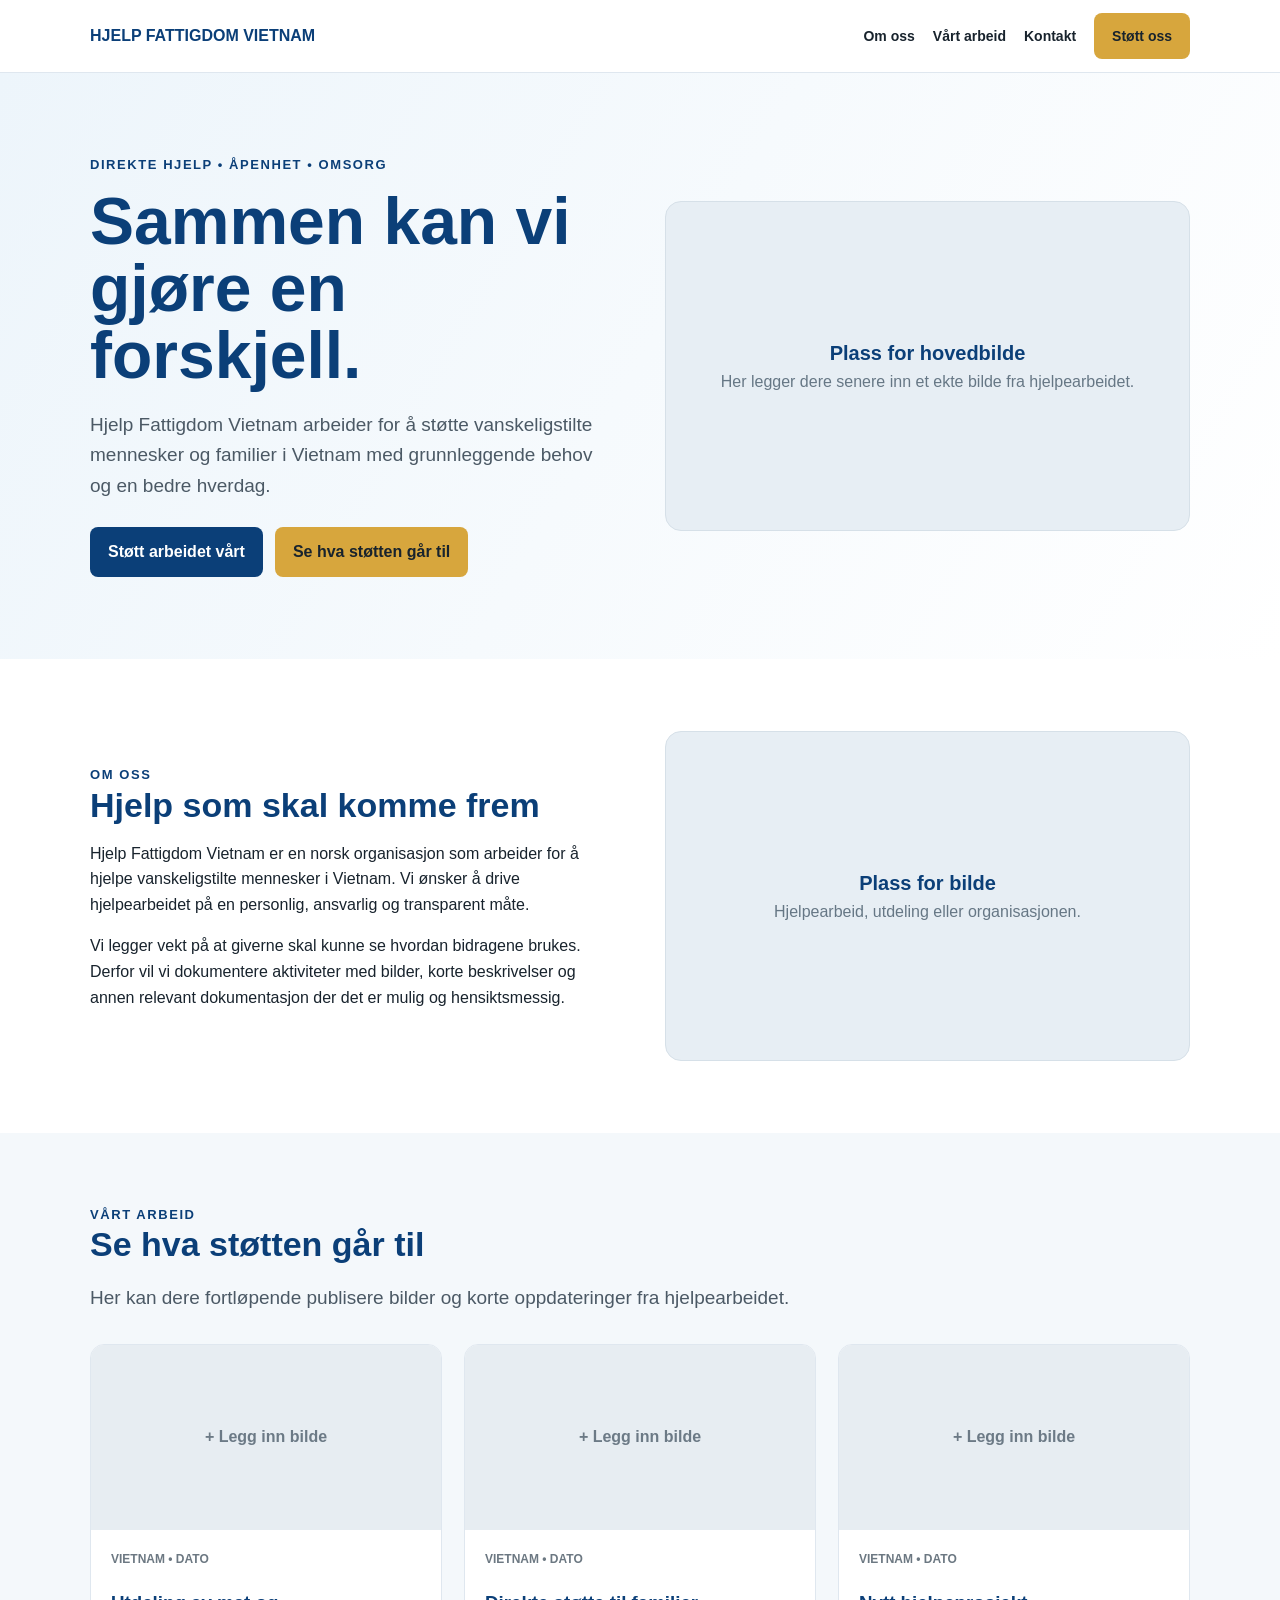
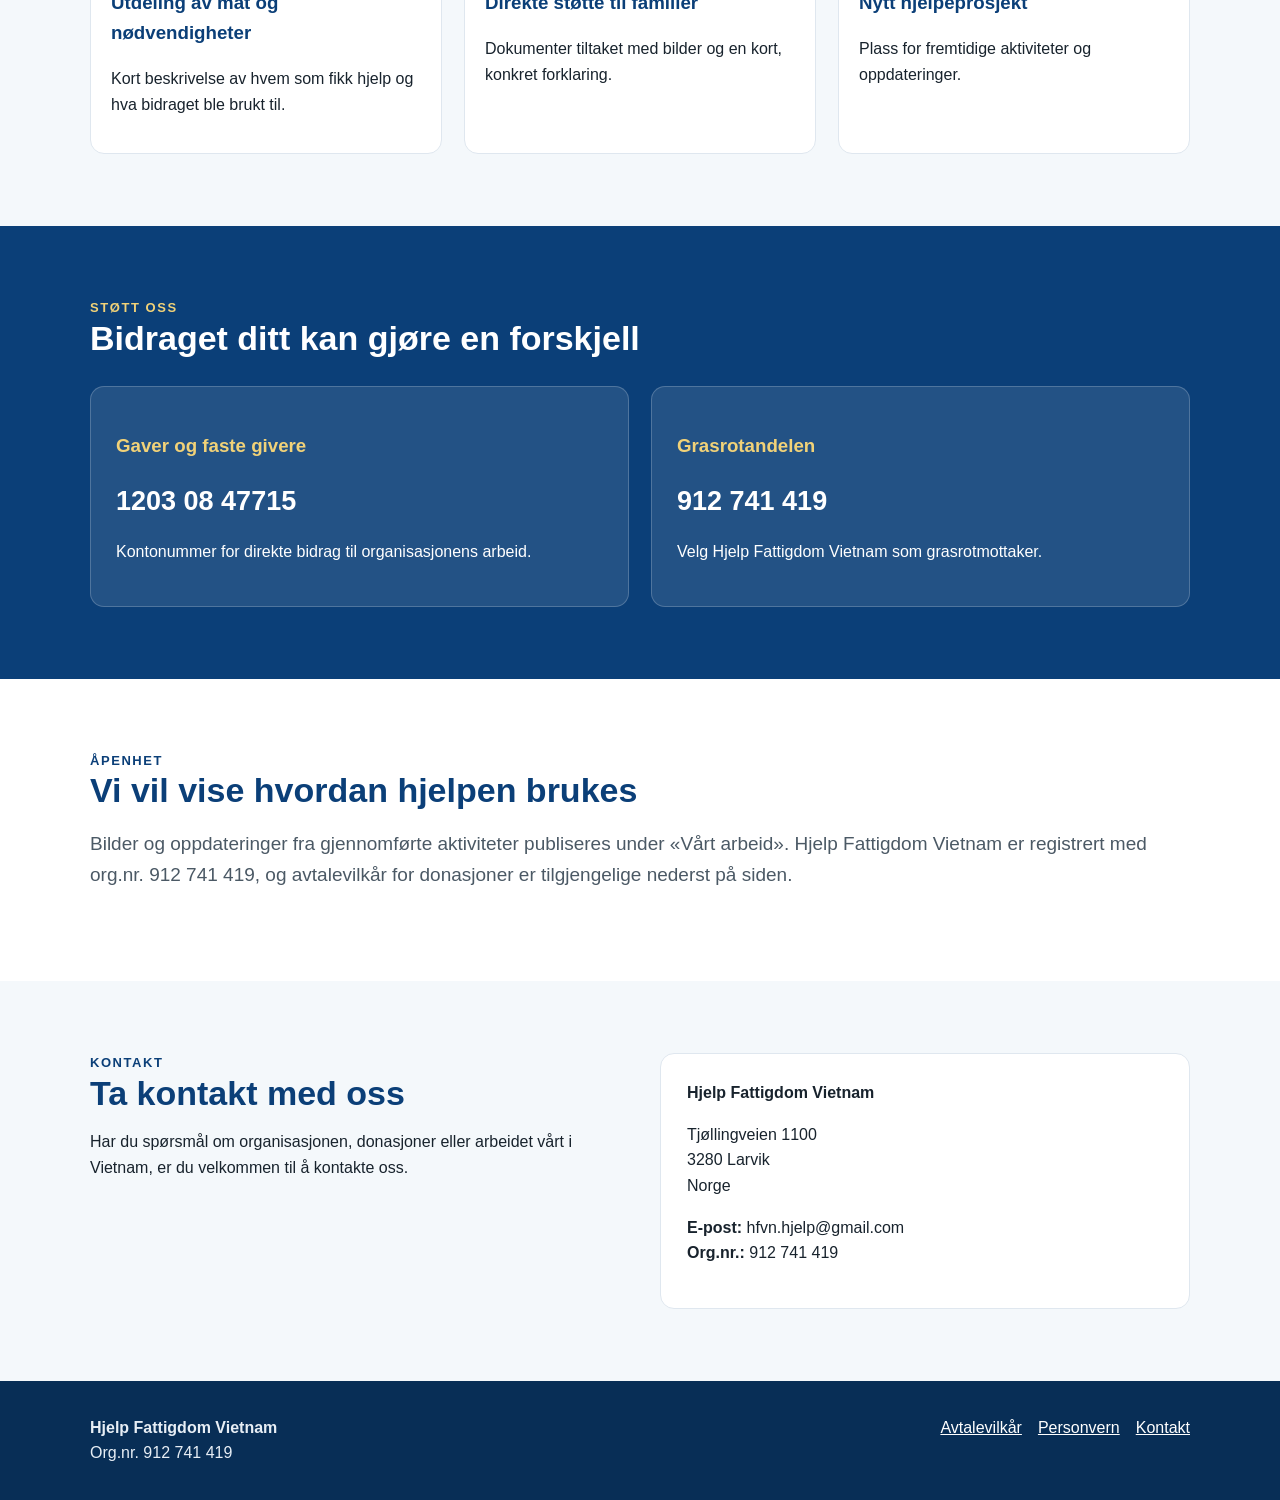
<file: index.html>
<!doctype html><html lang="no"><head><meta charset="utf-8"><meta name="viewport" content="width=device-width,initial-scale=1"><title>Hjelp Fattigdom Vietnam</title><link rel="stylesheet" href="style.css"></head><body>
<header><div class="wrap nav"><a class="brand" href="#">HJELP FATTIGDOM VIETNAM</a><nav><a href="#om">Om oss</a><a href="#arbeid">Vårt arbeid</a><a href="#kontakt">Kontakt</a><a class="btn" href="#stott">Støtt oss</a></nav></div></header>
<section class="hero"><div class="wrap grid2"><div><div class="eyebrow">Direkte hjelp • Åpenhet • Omsorg</div><h1>Sammen kan vi gjøre en forskjell.</h1><p class="lead">Hjelp Fattigdom Vietnam arbeider for å støtte vanskeligstilte mennesker og familier i Vietnam med grunnleggende behov og en bedre hverdag.</p><div class="actions"><a class="btn blue" href="#stott">Støtt arbeidet vårt</a><a class="btn" href="#arbeid">Se hva støtten går til</a></div></div><div class="placeholder"><div><strong>Plass for hovedbilde</strong>Her legger dere senere inn et ekte bilde fra hjelpearbeidet.</div></div></div></section>
<section id="om"><div class="wrap grid2"><div><div class="eyebrow">Om oss</div><h2>Hjelp som skal komme frem</h2><p>Hjelp Fattigdom Vietnam er en norsk organisasjon som arbeider for å hjelpe vanskeligstilte mennesker i Vietnam. Vi ønsker å drive hjelpearbeidet på en personlig, ansvarlig og transparent måte.</p><p>Vi legger vekt på at giverne skal kunne se hvordan bidragene brukes. Derfor vil vi dokumentere aktiviteter med bilder, korte beskrivelser og annen relevant dokumentasjon der det er mulig og hensiktsmessig.</p></div><div class="placeholder"><div><strong>Plass for bilde</strong>Hjelpearbeid, utdeling eller organisasjonen.</div></div></div></section>
<section id="arbeid" class="soft"><div class="wrap"><div class="eyebrow">Vårt arbeid</div><h2>Se hva støtten går til</h2><p class="lead">Her kan dere fortløpende publisere bilder og korte oppdateringer fra hjelpearbeidet.</p><div class="cards"><div class="card"><div class="photo">+ Legg inn bilde</div><div class="body"><div class="meta">VIETNAM • DATO</div><h3>Utdeling av mat og nødvendigheter</h3><p>Kort beskrivelse av hvem som fikk hjelp og hva bidraget ble brukt til.</p></div></div><div class="card"><div class="photo">+ Legg inn bilde</div><div class="body"><div class="meta">VIETNAM • DATO</div><h3>Direkte støtte til familier</h3><p>Dokumenter tiltaket med bilder og en kort, konkret forklaring.</p></div></div><div class="card"><div class="photo">+ Legg inn bilde</div><div class="body"><div class="meta">VIETNAM • DATO</div><h3>Nytt hjelpeprosjekt</h3><p>Plass for fremtidige aktiviteter og oppdateringer.</p></div></div></div></div></section>
<section id="stott" class="support"><div class="wrap"><div class="eyebrow" style="color:#f1d278">Støtt oss</div><h2>Bidraget ditt kan gjøre en forskjell</h2><div class="supportgrid"><div class="box"><h3>Gaver og faste givere</h3><div class="number">1203 08 47715</div><p>Kontonummer for direkte bidrag til organisasjonens arbeid.</p></div><div class="box"><h3>Grasrotandelen</h3><div class="number">912 741 419</div><p>Velg Hjelp Fattigdom Vietnam som grasrotmottaker.</p></div></div></div></section>
<section><div class="wrap"><div class="eyebrow">Åpenhet</div><h2>Vi vil vise hvordan hjelpen brukes</h2><p class="lead">Bilder og oppdateringer fra gjennomførte aktiviteter publiseres under «Vårt arbeid». Hjelp Fattigdom Vietnam er registrert med org.nr. 912 741 419, og avtalevilkår for donasjoner er tilgjengelige nederst på siden.</p></div></section>
<section id="kontakt" class="soft"><div class="wrap contact"><div><div class="eyebrow">Kontakt</div><h2>Ta kontakt med oss</h2><p>Har du spørsmål om organisasjonen, donasjoner eller arbeidet vårt i Vietnam, er du velkommen til å kontakte oss.</p></div><div class="contactbox"><strong>Hjelp Fattigdom Vietnam</strong><p>Tjøllingveien 1100<br>3280 Larvik<br>Norge</p><p><strong>E-post:</strong> hfvn.hjelp@gmail.com<br><strong>Org.nr.:</strong> 912 741 419</p></div></div></section>
<footer><div class="wrap footer"><div><strong>Hjelp Fattigdom Vietnam</strong><br>Org.nr. 912 741 419</div><div><a href="avtalevilkar.html">Avtalevilkår</a><a href="personvern.html">Personvern</a><a href="#kontakt">Kontakt</a></div></div></footer></body></html>
</file>
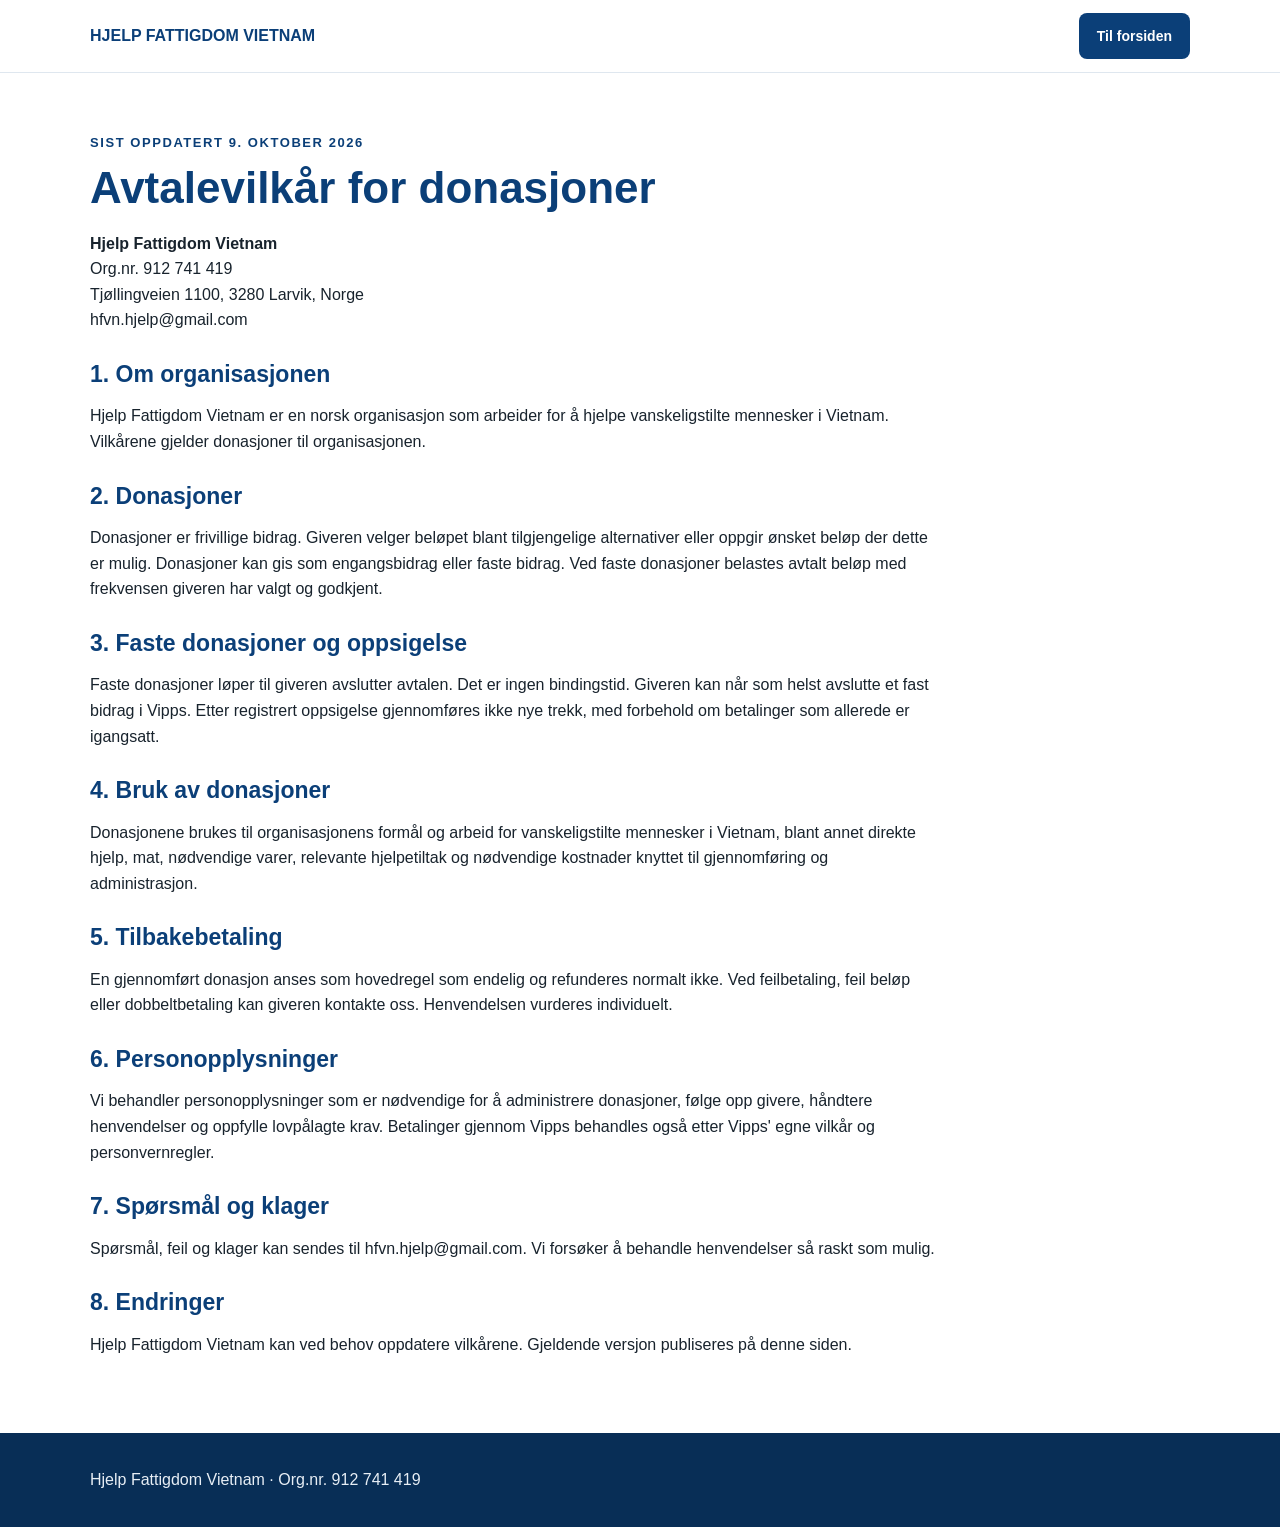
<file: avtalevilkar.html>
<!doctype html><html lang="no"><head><meta charset="utf-8"><meta name="viewport" content="width=device-width,initial-scale=1"><title>Avtalevilkår – Hjelp Fattigdom Vietnam</title><link rel="stylesheet" href="style.css"></head><body><header><div class="wrap nav"><a class="brand" href="index.html">HJELP FATTIGDOM VIETNAM</a><nav><a class="btn blue" href="index.html">Til forsiden</a></nav></div></header><main class="legal"><div class="wrap"><div class="eyebrow">Sist oppdatert 9. oktober 2026</div><h1>Avtalevilkår for donasjoner</h1><p><strong>Hjelp Fattigdom Vietnam</strong><br>Org.nr. 912 741 419<br>Tjøllingveien 1100, 3280 Larvik, Norge<br>hfvn.hjelp@gmail.com</p><h2>1. Om organisasjonen</h2><p>Hjelp Fattigdom Vietnam er en norsk organisasjon som arbeider for å hjelpe vanskeligstilte mennesker i Vietnam. Vilkårene gjelder donasjoner til organisasjonen.</p><h2>2. Donasjoner</h2><p>Donasjoner er frivillige bidrag. Giveren velger beløpet blant tilgjengelige alternativer eller oppgir ønsket beløp der dette er mulig. Donasjoner kan gis som engangsbidrag eller faste bidrag. Ved faste donasjoner belastes avtalt beløp med frekvensen giveren har valgt og godkjent.</p><h2>3. Faste donasjoner og oppsigelse</h2><p>Faste donasjoner løper til giveren avslutter avtalen. Det er ingen bindingstid. Giveren kan når som helst avslutte et fast bidrag i Vipps. Etter registrert oppsigelse gjennomføres ikke nye trekk, med forbehold om betalinger som allerede er igangsatt.</p><h2>4. Bruk av donasjoner</h2><p>Donasjonene brukes til organisasjonens formål og arbeid for vanskeligstilte mennesker i Vietnam, blant annet direkte hjelp, mat, nødvendige varer, relevante hjelpetiltak og nødvendige kostnader knyttet til gjennomføring og administrasjon.</p><h2>5. Tilbakebetaling</h2><p>En gjennomført donasjon anses som hovedregel som endelig og refunderes normalt ikke. Ved feilbetaling, feil beløp eller dobbeltbetaling kan giveren kontakte oss. Henvendelsen vurderes individuelt.</p><h2>6. Personopplysninger</h2><p>Vi behandler personopplysninger som er nødvendige for å administrere donasjoner, følge opp givere, håndtere henvendelser og oppfylle lovpålagte krav. Betalinger gjennom Vipps behandles også etter Vipps' egne vilkår og personvernregler.</p><h2>7. Spørsmål og klager</h2><p>Spørsmål, feil og klager kan sendes til hfvn.hjelp@gmail.com. Vi forsøker å behandle henvendelser så raskt som mulig.</p><h2>8. Endringer</h2><p>Hjelp Fattigdom Vietnam kan ved behov oppdatere vilkårene. Gjeldende versjon publiseres på denne siden.</p></div></main><footer><div class="wrap">Hjelp Fattigdom Vietnam · Org.nr. 912 741 419</div></footer></body></html>
</file>
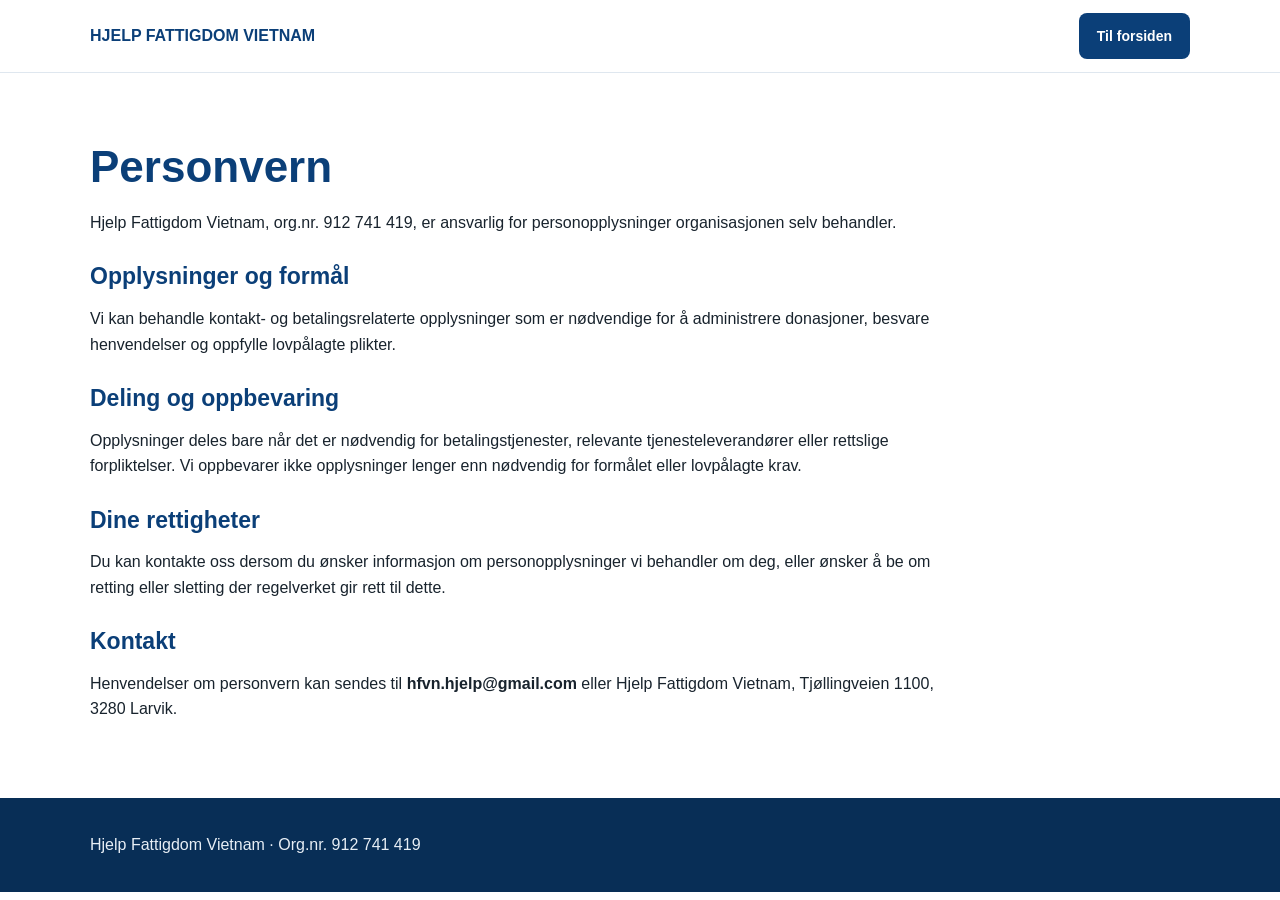
<file: personvern.html>
<!doctype html><html lang="no"><head><meta charset="utf-8"><meta name="viewport" content="width=device-width,initial-scale=1"><title>Personvern – Hjelp Fattigdom Vietnam</title><link rel="stylesheet" href="style.css"></head><body><header><div class="wrap nav"><a class="brand" href="index.html">HJELP FATTIGDOM VIETNAM</a><nav><a class="btn blue" href="index.html">Til forsiden</a></nav></div></header><main class="legal"><div class="wrap"><h1>Personvern</h1><p>Hjelp Fattigdom Vietnam, org.nr. 912 741 419, er ansvarlig for personopplysninger organisasjonen selv behandler.</p><h2>Opplysninger og formål</h2><p>Vi kan behandle kontakt- og betalingsrelaterte opplysninger som er nødvendige for å administrere donasjoner, besvare henvendelser og oppfylle lovpålagte plikter.</p><h2>Deling og oppbevaring</h2><p>Opplysninger deles bare når det er nødvendig for betalingstjenester, relevante tjenesteleverandører eller rettslige forpliktelser. Vi oppbevarer ikke opplysninger lenger enn nødvendig for formålet eller lovpålagte krav.</p><h2>Dine rettigheter</h2><p>Du kan kontakte oss dersom du ønsker informasjon om personopplysninger vi behandler om deg, eller ønsker å be om retting eller sletting der regelverket gir rett til dette.</p><h2>Kontakt</h2><p>Henvendelser om personvern kan sendes til <strong>hfvn.hjelp@gmail.com</strong> eller Hjelp Fattigdom Vietnam, Tjøllingveien 1100, 3280 Larvik.</p></div></main><footer><div class="wrap">Hjelp Fattigdom Vietnam · Org.nr. 912 741 419</div></footer></body></html>
</file>
<file: style.css>
:root{--blue:#0b3f78;--gold:#d7a63d;--ink:#18232d;--soft:#f4f8fb;--line:#dfe7ef}
*{box-sizing:border-box}html{scroll-behavior:smooth}body{margin:0;font-family:Arial,sans-serif;color:var(--ink);line-height:1.6}.wrap{width:min(1100px,calc(100% - 36px));margin:auto}a{color:inherit}header{position:sticky;top:0;background:#fff;z-index:5;border-bottom:1px solid var(--line)}.nav{min-height:72px;display:flex;align-items:center;justify-content:space-between;gap:20px}.brand{font-weight:800;color:var(--blue);text-decoration:none}.nav nav{display:flex;gap:18px;align-items:center}.nav nav a{text-decoration:none;font-weight:700;font-size:14px}.btn{display:inline-block;padding:12px 18px;border-radius:8px;background:var(--gold);font-weight:800;text-decoration:none}.blue{background:var(--blue);color:white}.hero{padding:82px 0;background:linear-gradient(120deg,#edf5fb,#fff)}.grid2{display:grid;grid-template-columns:1fr 1fr;gap:50px;align-items:center}.eyebrow{font-size:13px;letter-spacing:.12em;text-transform:uppercase;font-weight:800;color:var(--blue)}h1{font-size:clamp(40px,6vw,66px);line-height:1.02;color:var(--blue);margin:12px 0 20px}h2{font-size:34px;line-height:1.15;color:var(--blue);margin:0 0 16px}h3{color:var(--blue)}.lead{font-size:19px;color:#4b5965}.actions{display:flex;gap:12px;flex-wrap:wrap;margin-top:26px}.placeholder{min-height:330px;background:#e7eef4;border:1px solid #d6e0e8;border-radius:16px;display:grid;place-items:center;text-align:center;padding:25px;color:#667785}.placeholder strong{display:block;color:var(--blue);font-size:20px}section{padding:72px 0}.soft{background:var(--soft)}.cards{display:grid;grid-template-columns:repeat(3,1fr);gap:22px;margin-top:30px}.card{background:#fff;border:1px solid var(--line);border-radius:14px;overflow:hidden}.photo{height:185px;background:#e7edf2;display:grid;place-items:center;color:#6c7a86;font-weight:700}.body{padding:20px}.meta{font-size:12px;color:#6c7882;font-weight:700}.support{background:var(--blue);color:white}.support h2{color:white}.supportgrid{display:grid;grid-template-columns:1fr 1fr;gap:22px;margin-top:28px}.box{padding:25px;border-radius:14px;background:rgba(255,255,255,.1);border:1px solid rgba(255,255,255,.2)}.box h3{color:#f1d278}.number{font-size:27px;font-weight:800}.contact{display:grid;grid-template-columns:1fr 1fr;gap:40px}.contactbox{background:#fff;border:1px solid var(--line);padding:26px;border-radius:14px}footer{background:#082e56;color:#e7eef5;padding:34px 0}.footer{display:flex;justify-content:space-between;gap:25px}.footer a{color:white;margin-left:16px}.legal{padding:60px 0}.legal h1{font-size:44px}.legal h2{font-size:23px;margin-top:28px}.legal p{max-width:850px}@media(max-width:800px){.grid2,.supportgrid,.contact,.cards{grid-template-columns:1fr}.nav nav a:not(.btn){display:none}.hero{padding:54px 0}.footer{flex-direction:column}.footer a{margin:0 16px 0 0}}
</file>
